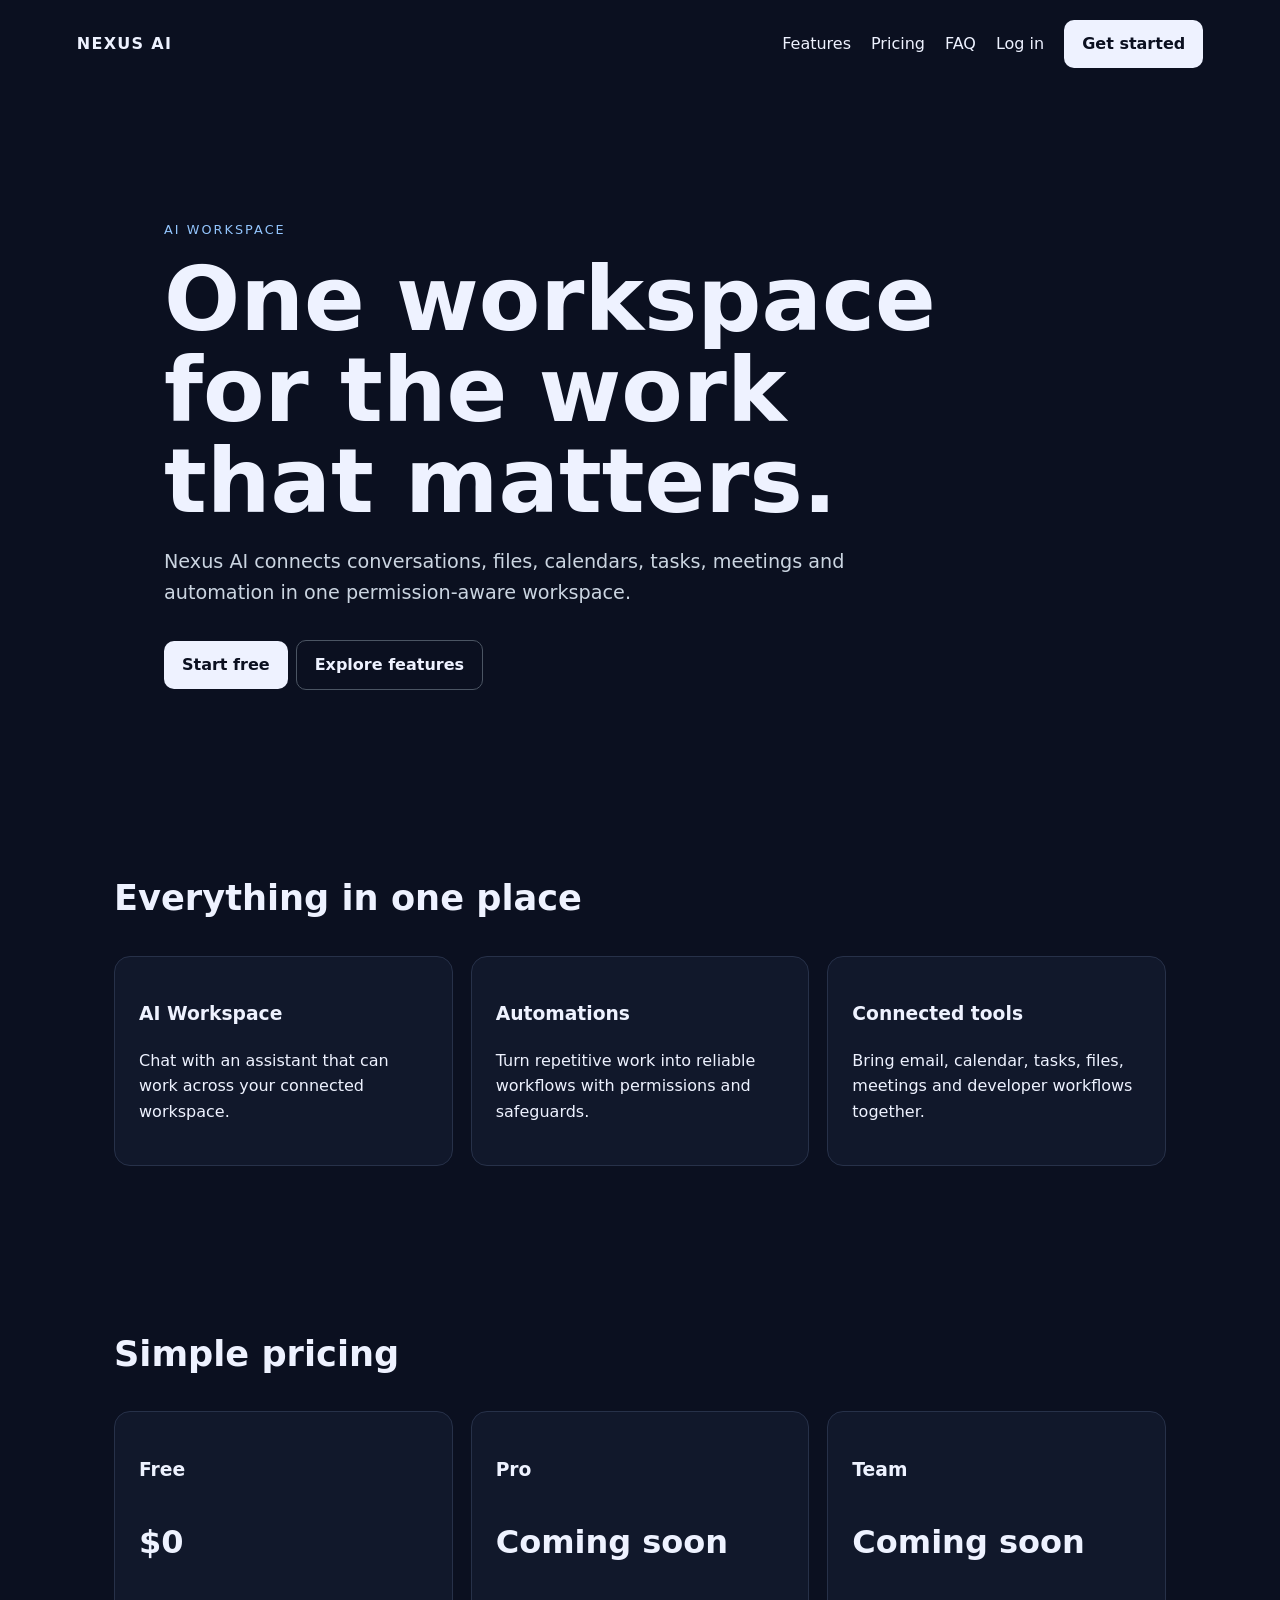
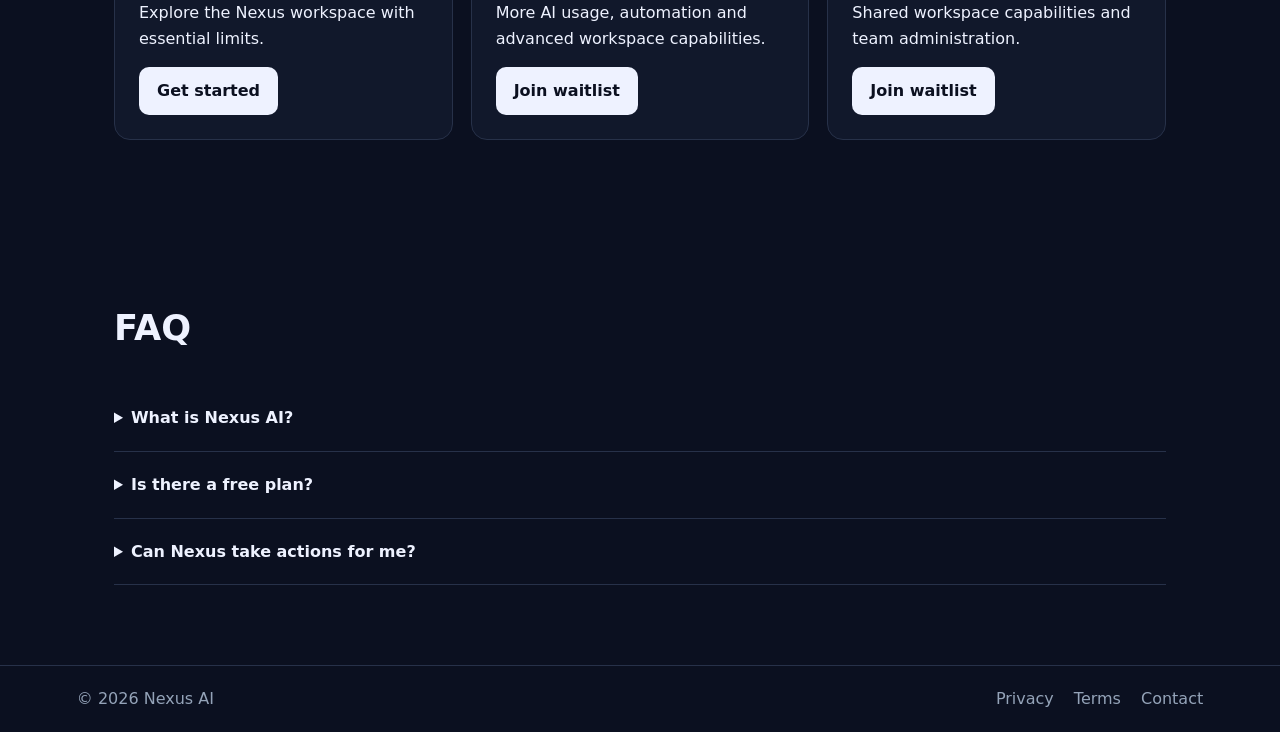
<file: web/index.html>
<!doctype html>
<html lang="en"><head><meta charset="utf-8"><meta name="viewport" content="width=device-width,initial-scale=1"><title>Nexus AI — Your AI Workspace</title><meta name="description" content="Nexus AI brings your work, tools and intelligent automation into one workspace."><link rel="stylesheet" href="/web/styles.css"></head><body><header><a class="brand" href="/">NEXUS AI</a><nav><a href="#features">Features</a><a href="#pricing">Pricing</a><a href="#faq">FAQ</a><a href="/web/login.html">Log in</a><a class="button" href="/web/signup.html">Get started</a></nav></header><main><section class="hero"><p class="eyebrow">AI WORKSPACE</p><h1>One workspace for the work that matters.</h1><p class="lead">Nexus AI connects conversations, files, calendars, tasks, meetings and automation in one permission-aware workspace.</p><div><a class="button" href="/web/signup.html">Start free</a><a class="button secondary" href="#features">Explore features</a></div></section><section id="features"><h2>Everything in one place</h2><div class="grid"><article><h3>AI Workspace</h3><p>Chat with an assistant that can work across your connected workspace.</p></article><article><h3>Automations</h3><p>Turn repetitive work into reliable workflows with permissions and safeguards.</p></article><article><h3>Connected tools</h3><p>Bring email, calendar, tasks, files, meetings and developer workflows together.</p></article></div></section><section id="pricing"><h2>Simple pricing</h2><div class="grid pricing"><article><h3>Free</h3><p class="price">$0</p><p>Explore the Nexus workspace with essential limits.</p><a class="button" href="/web/signup.html">Get started</a></article><article><h3>Pro</h3><p class="price">Coming soon</p><p>More AI usage, automation and advanced workspace capabilities.</p><a class="button" href="/web/signup.html">Join waitlist</a></article><article><h3>Team</h3><p class="price">Coming soon</p><p>Shared workspace capabilities and team administration.</p><a class="button" href="/web/signup.html">Join waitlist</a></article></div></section><section id="faq"><h2>FAQ</h2><details><summary>What is Nexus AI?</summary><p>Nexus AI is a permission-aware AI workspace designed to help manage work across connected tools.</p></details><details><summary>Is there a free plan?</summary><p>Yes. The Free plan is the starting point; paid plans will be introduced as the commercial product launches.</p></details><details><summary>Can Nexus take actions for me?</summary><p>Supported actions are permission-aware, and sensitive operations can require confirmation.</p></details></section></main><footer><span>© 2026 Nexus AI</span><nav><a href="/web/privacy.html">Privacy</a><a href="/web/terms.html">Terms</a><a href="/web/contact.html">Contact</a></nav></footer></body></html>
</file>
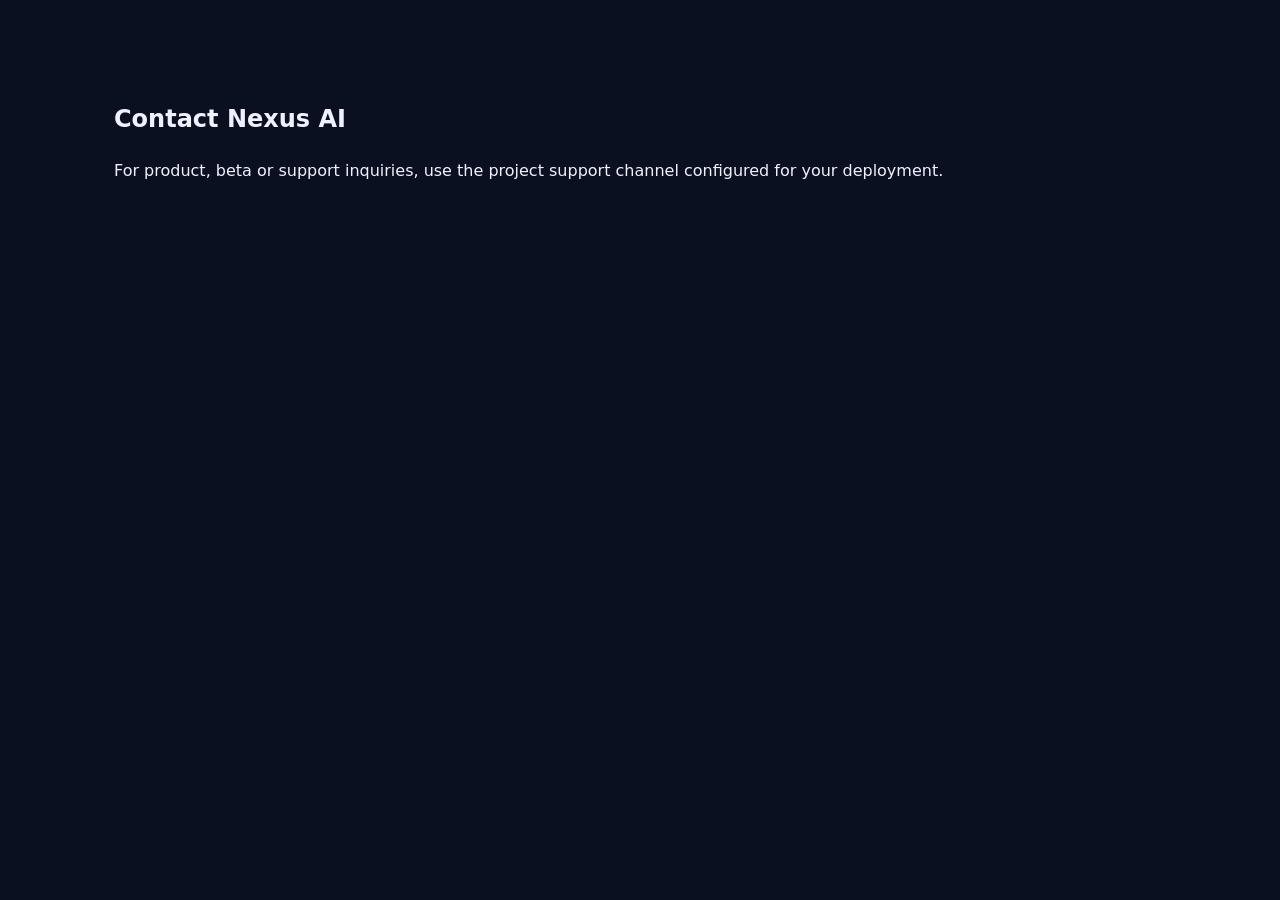
<file: web/contact.html>
<!doctype html><html lang="en"><head><meta charset="utf-8"><meta name="viewport" content="width=device-width,initial-scale=1"><title>Contact — Nexus AI</title><link rel="stylesheet" href="/web/styles.css"></head><body><main><section><h1>Contact Nexus AI</h1><p>For product, beta or support inquiries, use the project support channel configured for your deployment.</p></section></main></body></html>
</file>
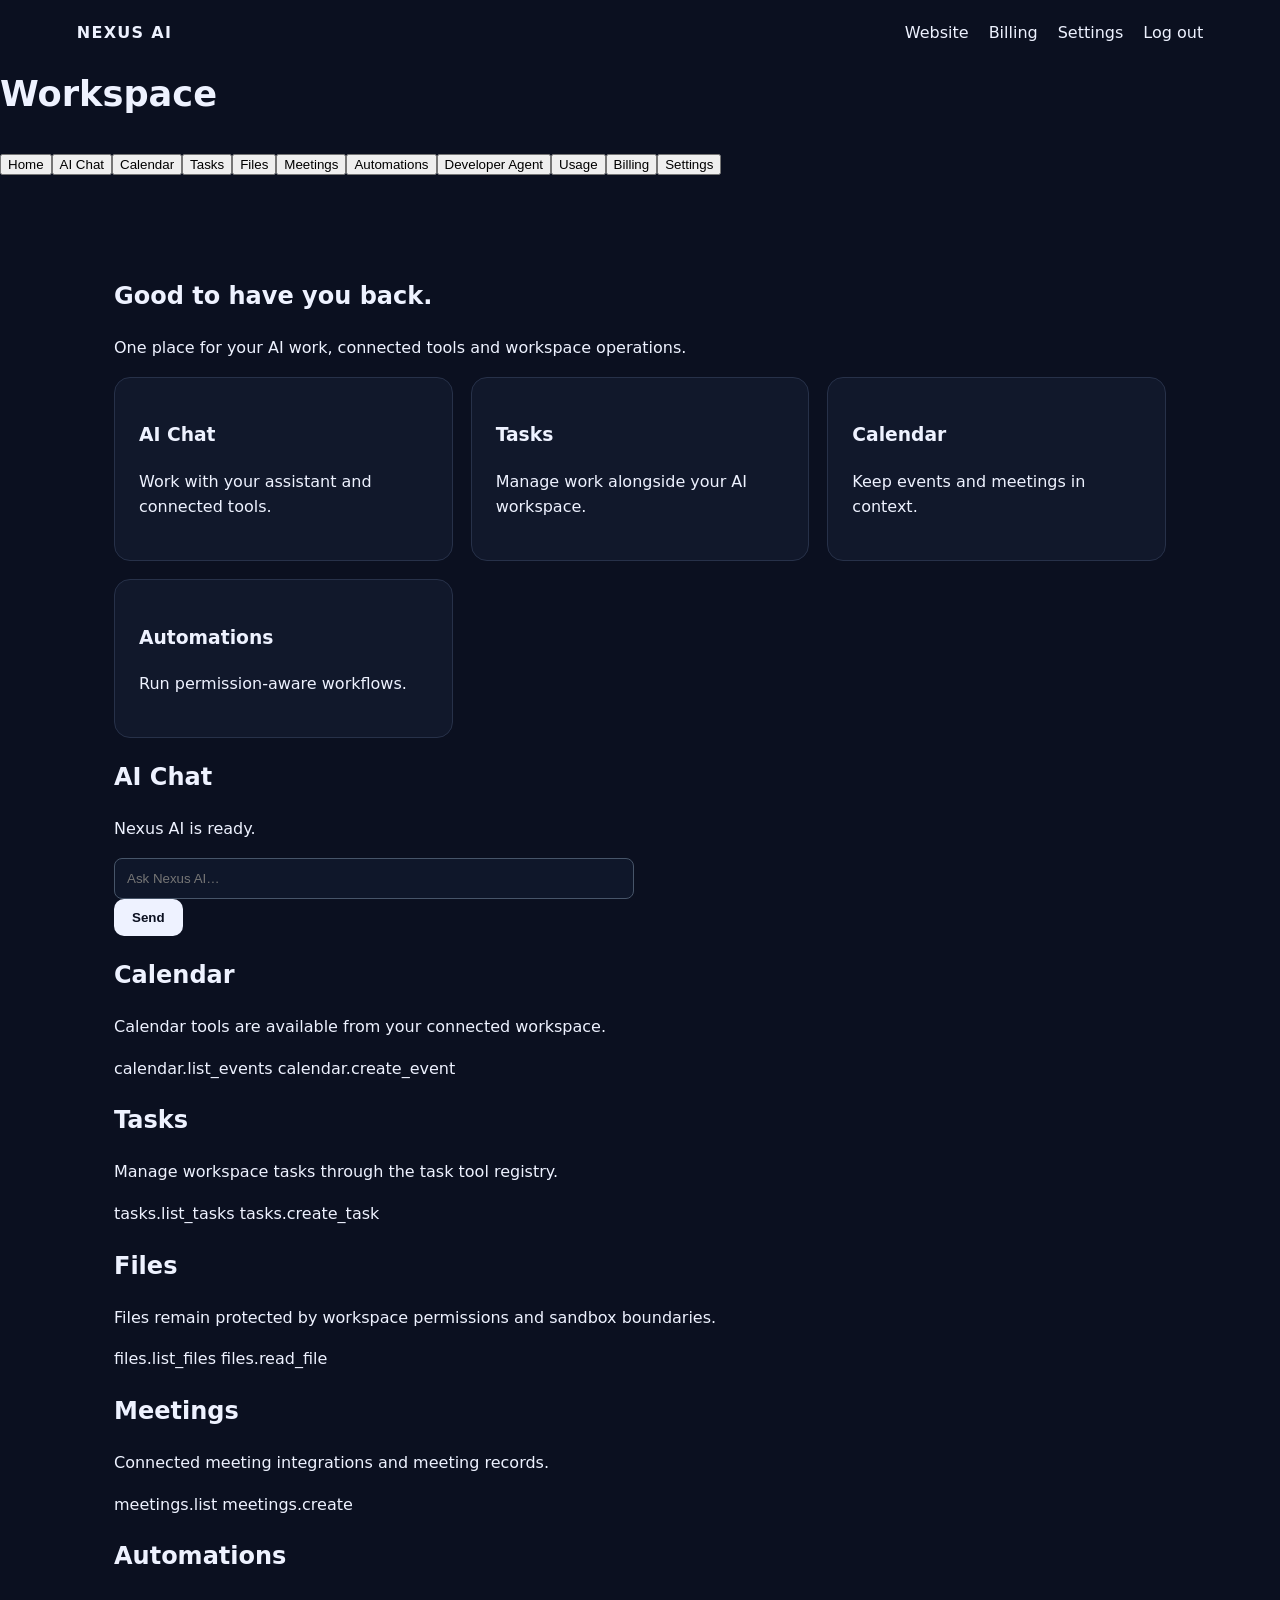
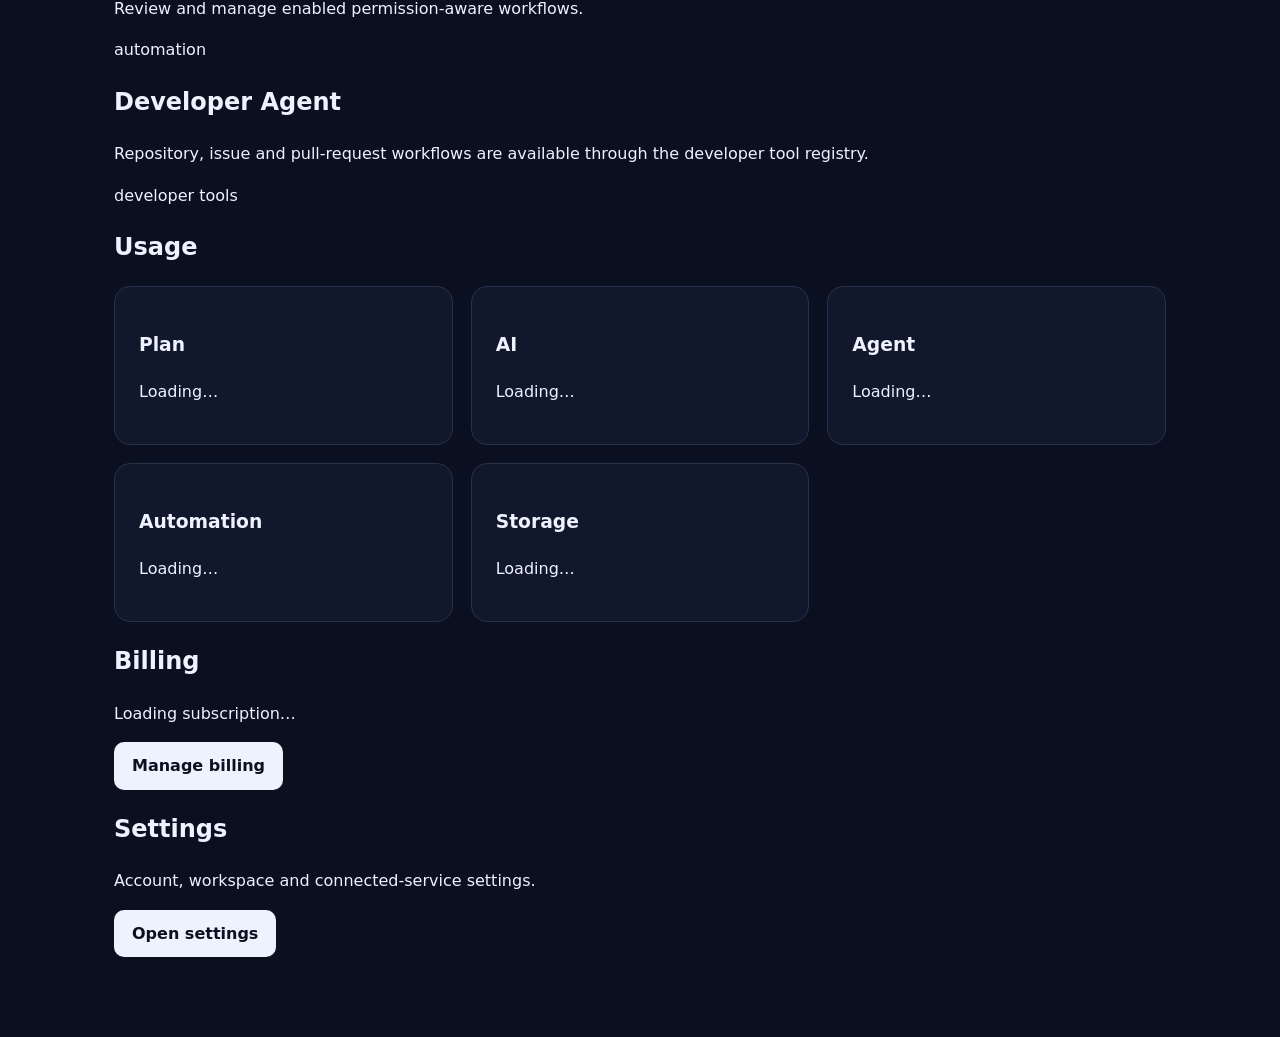
<file: web/dashboard.html>
<!doctype html>
<html lang="en"><head><meta charset="utf-8"><meta name="viewport" content="width=device-width,initial-scale=1"><title>Nexus AI Workspace</title><link rel="stylesheet" href="/web/styles.css"></head><body>
<header><a class="brand" href="/web/dashboard.html">NEXUS AI</a><nav><a href="/">Website</a><a href="/web/billing.html">Billing</a><a href="/web/settings.html">Settings</a><a href="/web/login.html">Log out</a></nav></header>
<main class="dashboard"><aside class="side"><h2>Workspace</h2><button data-view="home">Home</button><button data-view="chat">AI Chat</button><button data-view="calendar">Calendar</button><button data-view="tasks">Tasks</button><button data-view="files">Files</button><button data-view="meetings">Meetings</button><button data-view="automations">Automations</button><button data-view="developer">Developer Agent</button><button data-view="usage">Usage</button><button data-view="billing">Billing</button><button data-view="settings">Settings</button></aside>
<section class="content">
<div id="home" class="view active"><h1>Good to have you back.</h1><p>One place for your AI work, connected tools and workspace operations.</p><div class="grid"><article><h3>AI Chat</h3><p>Work with your assistant and connected tools.</p></article><article><h3>Tasks</h3><p>Manage work alongside your AI workspace.</p></article><article><h3>Calendar</h3><p>Keep events and meetings in context.</p></article><article><h3>Automations</h3><p>Run permission-aware workflows.</p></article></div></div>
<div id="chat" class="view"><h1>AI Chat</h1><div id="messages" class="card"><p>Nexus AI is ready.</p></div><form id="chat-form" class="composer"><input id="chat-input" required placeholder="Ask Nexus AI…"><button class="button" type="submit">Send</button></form></div>
<div id="calendar" class="view"><h1>Calendar</h1><div class="card"><p>Calendar tools are available from your connected workspace.</p><span class="pill">calendar.list_events</span> <span class="pill">calendar.create_event</span></div></div>
<div id="tasks" class="view"><h1>Tasks</h1><div class="card"><p>Manage workspace tasks through the task tool registry.</p><span class="pill">tasks.list_tasks</span> <span class="pill">tasks.create_task</span></div></div>
<div id="files" class="view"><h1>Files</h1><div class="card"><p>Files remain protected by workspace permissions and sandbox boundaries.</p><span class="pill">files.list_files</span> <span class="pill">files.read_file</span></div></div>
<div id="meetings" class="view"><h1>Meetings</h1><div class="card"><p>Connected meeting integrations and meeting records.</p><span class="pill">meetings.list</span> <span class="pill">meetings.create</span></div></div>
<div id="automations" class="view"><h1>Automations</h1><div class="card"><p>Review and manage enabled permission-aware workflows.</p><span class="pill">automation</span></div></div>
<div id="developer" class="view"><h1>Developer Agent</h1><div class="card"><p>Repository, issue and pull-request workflows are available through the developer tool registry.</p><span class="pill">developer tools</span></div></div>
<div id="usage" class="view"><h1>Usage</h1><div class="grid" id="usage-grid"><article><h3>Plan</h3><p id="plan">Loading…</p></article><article><h3>AI</h3><p id="ai">Loading…</p></article><article><h3>Agent</h3><p id="agent">Loading…</p></article><article><h3>Automation</h3><p id="automation">Loading…</p></article><article><h3>Storage</h3><p id="storage">Loading…</p></article></div></div>
<div id="billing" class="view"><h1>Billing</h1><div class="card" id="billing-card"><p>Loading subscription…</p><a class="button" href="/web/billing.html">Manage billing</a></div></div>
<div id="settings" class="view"><h1>Settings</h1><div class="card"><p>Account, workspace and connected-service settings.</p><a class="button" href="/web/settings.html">Open settings</a></div></div>
</section></main>
<script>
const buttons=[...document.querySelectorAll('.side button')], views=[...document.querySelectorAll('.view')]; buttons.forEach(b=>b.onclick=()=>{buttons.forEach(x=>x.classList.toggle('active',x===b));views.forEach(v=>v.classList.toggle('active',v.id===b.dataset.view)); if(b.dataset.view==='usage') loadUsage(); if(b.dataset.view==='billing') loadBilling()});
const esc=v=>String(v).replace(/[&<>"']/g,c=>({'&':'&amp;','<':'&lt;','>':'&gt;','"':'&quot;',"'":'&#39;'}[c]));
async function loadUsage(){try{const r=await fetch('/usage');const d=await r.json();document.querySelector('#plan').textContent=d.plan;document.querySelector('#ai').textContent=`${d.usage.ai} / ${d.limits.ai}`;document.querySelector('#agent').textContent=`${d.usage.agent} / ${d.limits.agent}`;document.querySelector('#automation').textContent=`${d.usage.automation} / ${d.limits.automation}`;document.querySelector('#storage').textContent=`${d.usage.storage_bytes} / ${d.limits.storage_bytes} bytes`}catch(e){document.querySelector('#plan').textContent='Sign in required'}}
async function loadBilling(){try{const r=await fetch('/billing/subscription');const d=await r.json();document.querySelector('#billing-card').innerHTML=`<p>Plan: <strong>${esc(d.plan)}</strong></p><p>Status: ${esc(d.status)}</p><a class="button" href="/web/billing.html">Manage billing</a>`}catch(e){}}
document.querySelector('#chat-form').onsubmit=e=>{e.preventDefault();const i=document.querySelector('#chat-input'),v=i.value.trim();if(!v)return;document.querySelector('#messages').insertAdjacentHTML('beforeend',`<p><strong>You:</strong> ${esc(v)}</p><p>Nexus AI: Connect an agent execution endpoint to enable live responses.</p>`);i.value=''};
</script></body></html>
</file>
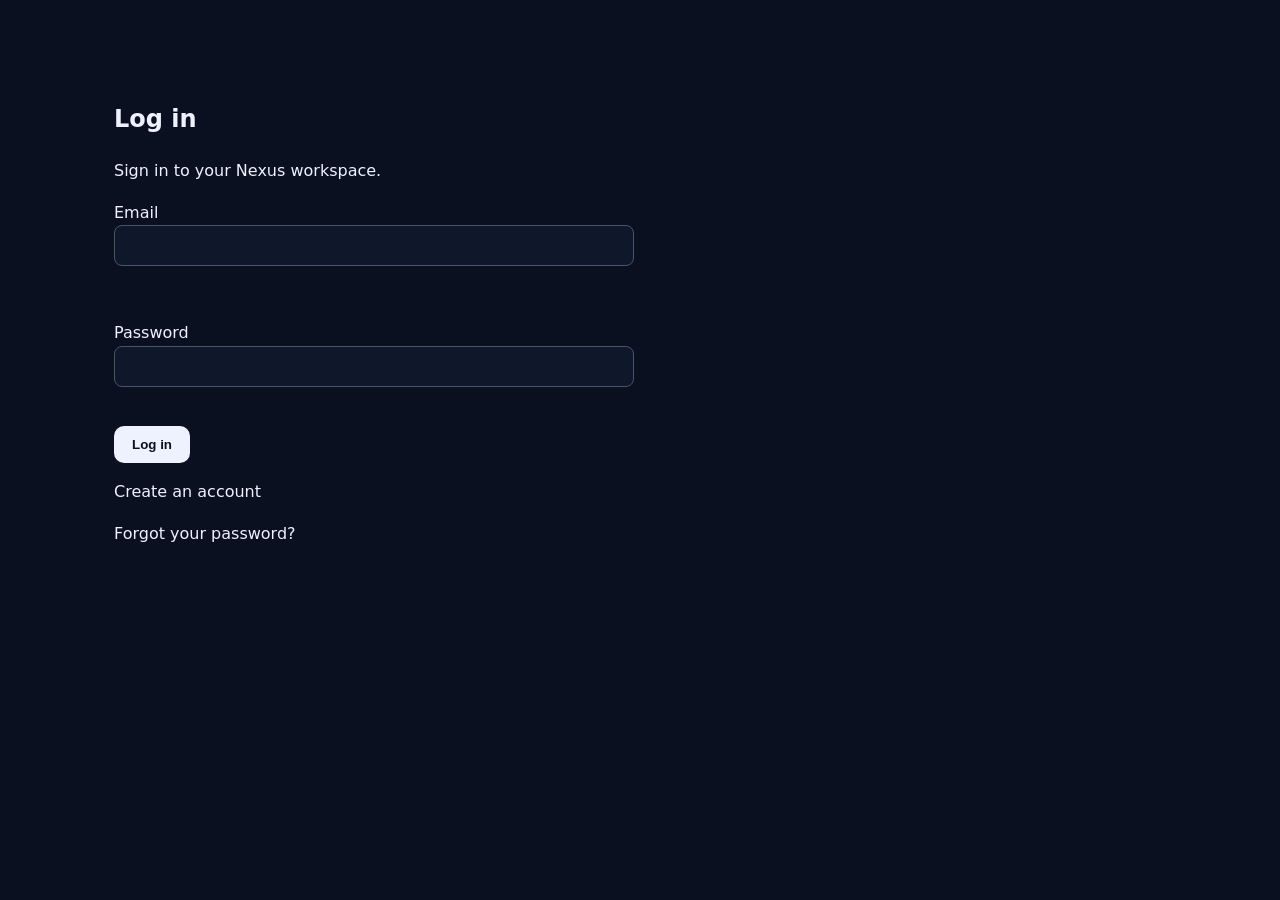
<file: web/login.html>
<!doctype html><html lang="en"><head><meta charset="utf-8"><meta name="viewport" content="width=device-width,initial-scale=1"><title>Log in — Nexus AI</title><link rel="stylesheet" href="/web/styles.css"></head><body><main><section><h1>Log in</h1><p>Sign in to your Nexus workspace.</p><form id="login"><label>Email<br><input id="email" type="email" required></label><br><label>Password<br><input id="password" type="password" required></label><br><button class="button" type="submit">Log in</button></form><p id="message" role="status"></p><p><a href="/web/signup.html">Create an account</a></p><p><a href="/web/reset.html">Forgot your password?</a></p></section></main><script>document.getElementById('login').onsubmit=async e=>{e.preventDefault();const r=await fetch('/auth/login',{method:'POST',headers:{'Content-Type':'application/json'},body:JSON.stringify({email:email.value,password:password.value})});const d=await r.json();if(!r.ok){message.textContent=d.detail||'Login failed';return}location.href='/web/onboarding.html'};</script></body></html>
</file>
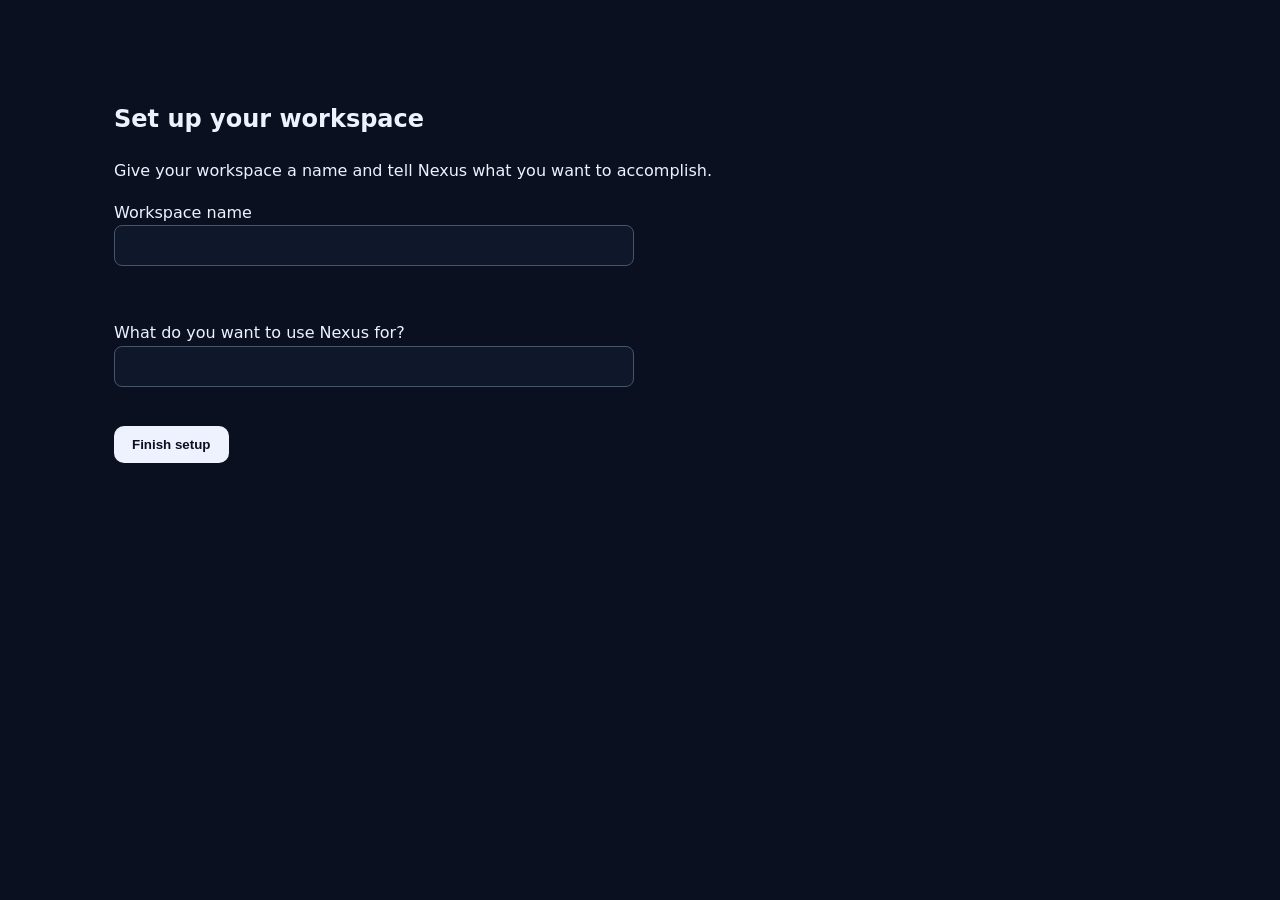
<file: web/onboarding.html>
<!doctype html><html lang="en"><head><meta charset="utf-8"><meta name="viewport" content="width=device-width,initial-scale=1"><title>Onboarding — Nexus AI</title><link rel="stylesheet" href="/web/styles.css"></head><body><main><section><h1>Set up your workspace</h1><p>Give your workspace a name and tell Nexus what you want to accomplish.</p><form id="onboarding"><label>Workspace name<br><input id="workspace" required></label><br><label>What do you want to use Nexus for?<br><input id="purpose"></label><br><button class="button" type="submit">Finish setup</button></form><p id="message" role="status"></p></section></main><script>document.getElementById('onboarding').onsubmit=async e=>{e.preventDefault();let r=await fetch('/auth/workspace',{method:'POST',headers:{'Content-Type':'application/json'},body:JSON.stringify({name:workspace.value,purpose:purpose.value||null})});let d=await r.json();if(!r.ok){message.textContent=d.detail||'Workspace creation failed';return}r=await fetch('/auth/onboarding',{method:'POST',headers:{'Content-Type':'application/json'},body:JSON.stringify({purpose:purpose.value||null})});d=await r.json();if(!r.ok){message.textContent=d.detail||'Onboarding failed';return}location.href='/ui'};</script></body></html>
</file>
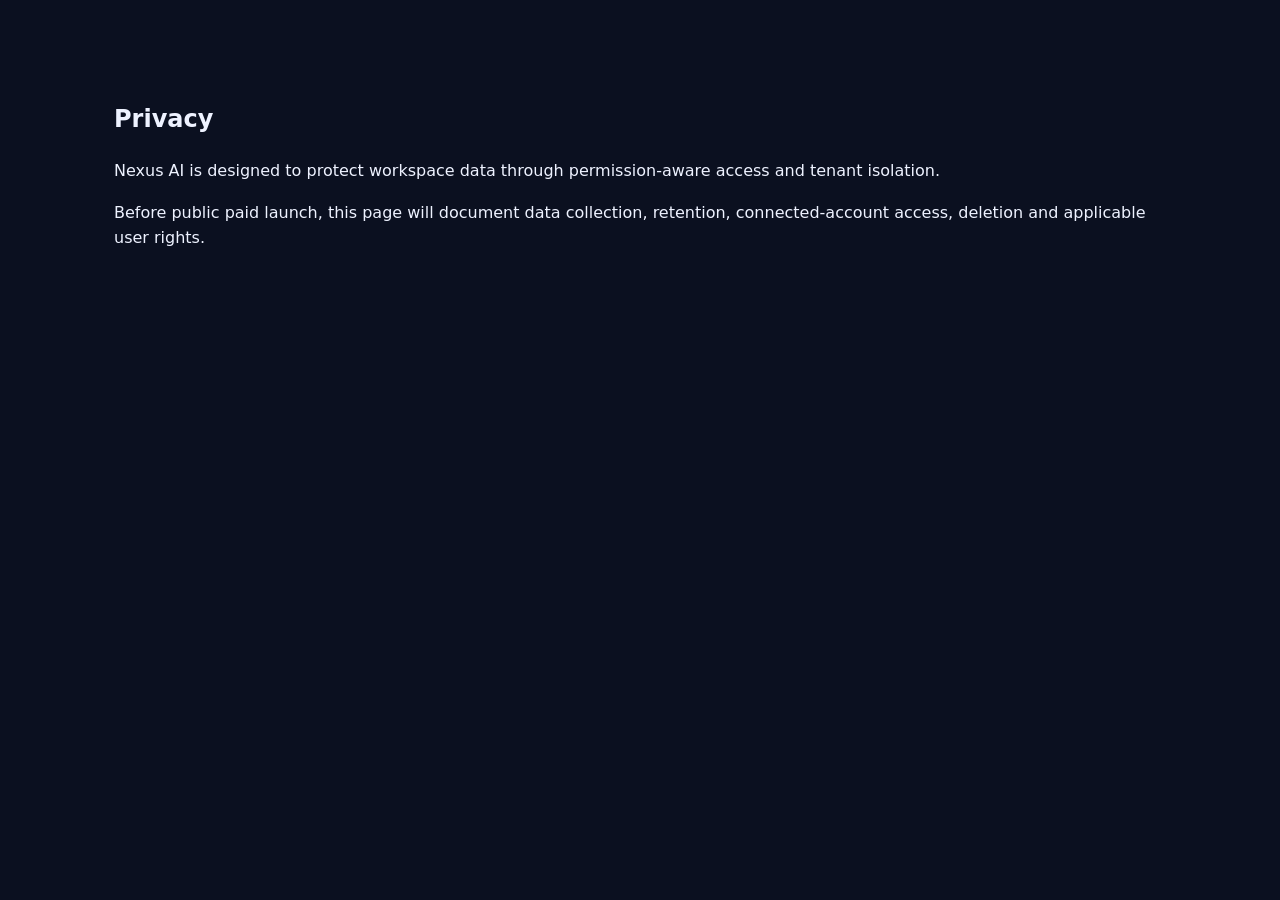
<file: web/privacy.html>
<!doctype html><html lang="en"><head><meta charset="utf-8"><meta name="viewport" content="width=device-width,initial-scale=1"><title>Privacy — Nexus AI</title><link rel="stylesheet" href="/web/styles.css"></head><body><main><section><h1>Privacy</h1><p>Nexus AI is designed to protect workspace data through permission-aware access and tenant isolation.</p><p>Before public paid launch, this page will document data collection, retention, connected-account access, deletion and applicable user rights.</p></section></main></body></html>
</file>
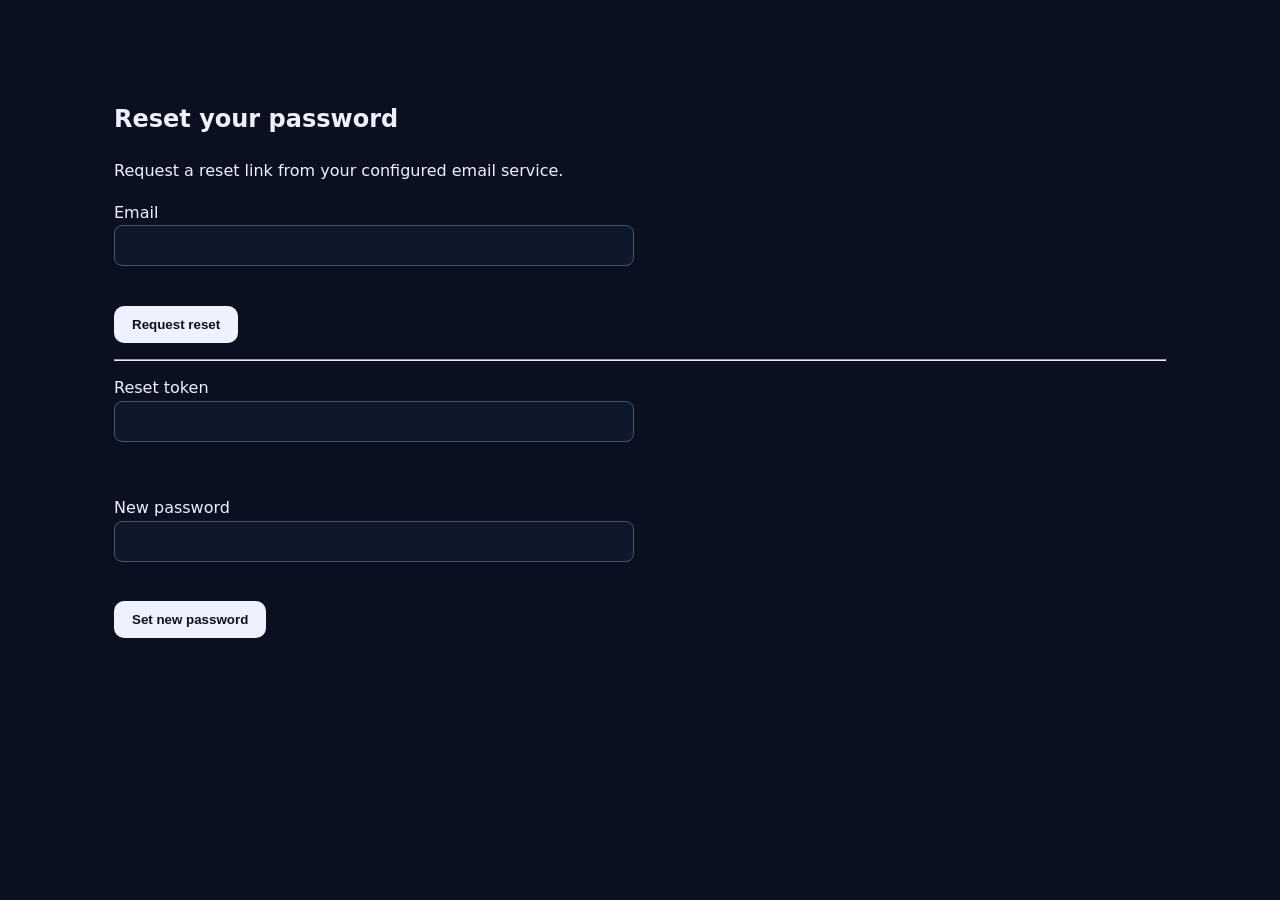
<file: web/reset.html>
<!doctype html><html lang="en"><head><meta charset="utf-8"><meta name="viewport" content="width=device-width,initial-scale=1"><title>Password reset — Nexus AI</title><link rel="stylesheet" href="/web/styles.css"></head><body><main><section><h1>Reset your password</h1><p>Request a reset link from your configured email service.</p><form id="request"><label>Email<br><input id="email" type="email" required></label><br><button class="button">Request reset</button></form><p id="message" role="status"></p><hr><form id="confirm"><label>Reset token<br><input id="token" required></label><br><label>New password<br><input id="password" type="password" minlength="8" required></label><br><button class="button">Set new password</button></form></section></main><script>request.onsubmit=async e=>{e.preventDefault();const r=await fetch('/auth/password-reset/request',{method:'POST',headers:{'Content-Type':'application/json'},body:JSON.stringify({email:email.value})});message.textContent=r.ok?'If the account exists, reset instructions will be sent.':'Request failed'};confirm.onsubmit=async e=>{e.preventDefault();const r=await fetch('/auth/password-reset/confirm',{method:'POST',headers:{'Content-Type':'application/json'},body:JSON.stringify({token:token.value,password:password.value})});message.textContent=r.ok?'Password reset. You can log in.':'Reset failed'};</script></body></html>
</file>
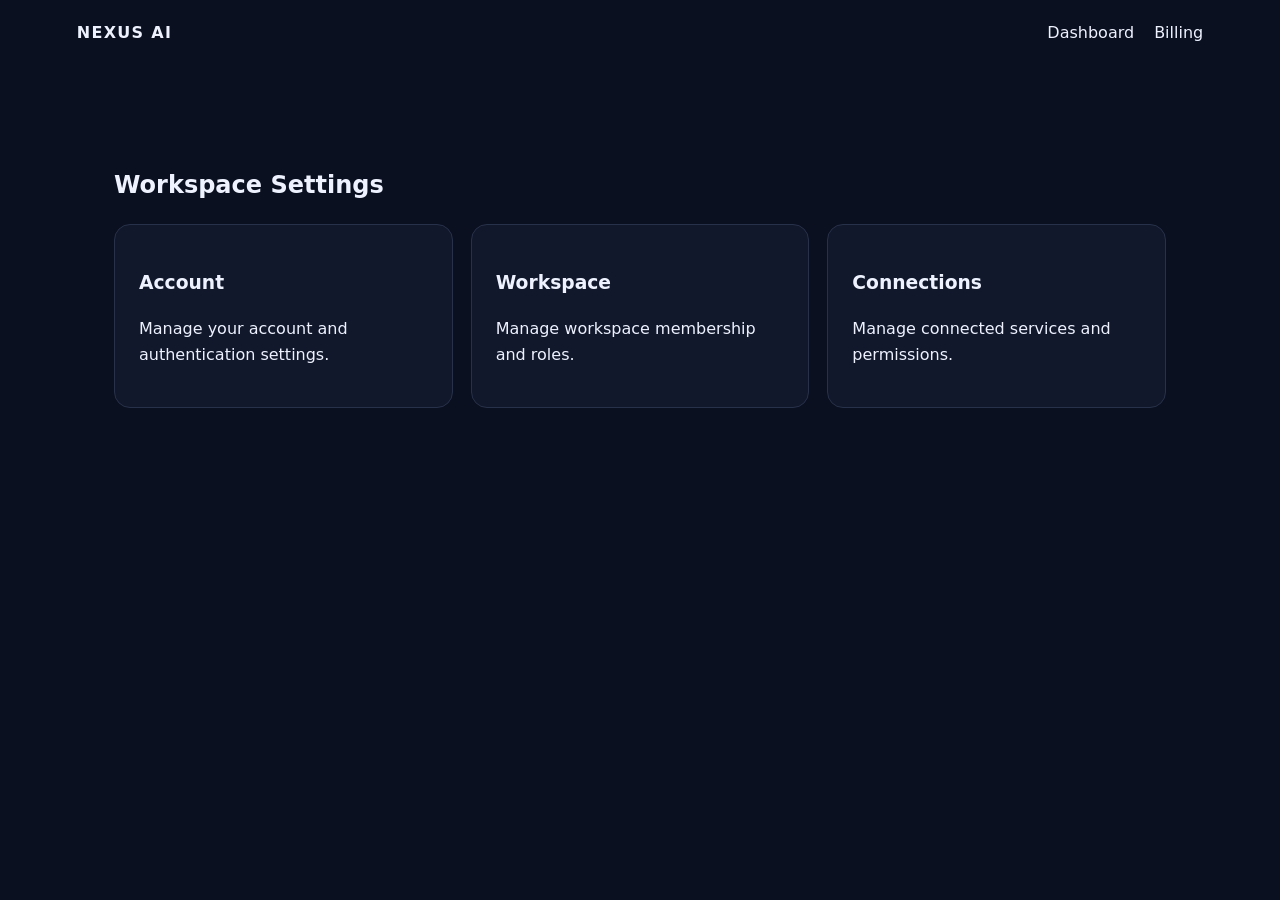
<file: web/settings.html>
<!doctype html><html lang="en"><head><meta charset="utf-8"><meta name="viewport" content="width=device-width,initial-scale=1"><title>Settings — Nexus AI</title><link rel="stylesheet" href="/web/styles.css"></head><body><header><a class="brand" href="/web/dashboard.html">NEXUS AI</a><nav><a href="/web/dashboard.html">Dashboard</a><a href="/web/billing.html">Billing</a></nav></header><main><section><h1>Workspace Settings</h1><div class="grid"><article><h3>Account</h3><p>Manage your account and authentication settings.</p></article><article><h3>Workspace</h3><p>Manage workspace membership and roles.</p></article><article><h3>Connections</h3><p>Manage connected services and permissions.</p></article></div></section></main></body></html>
</file>
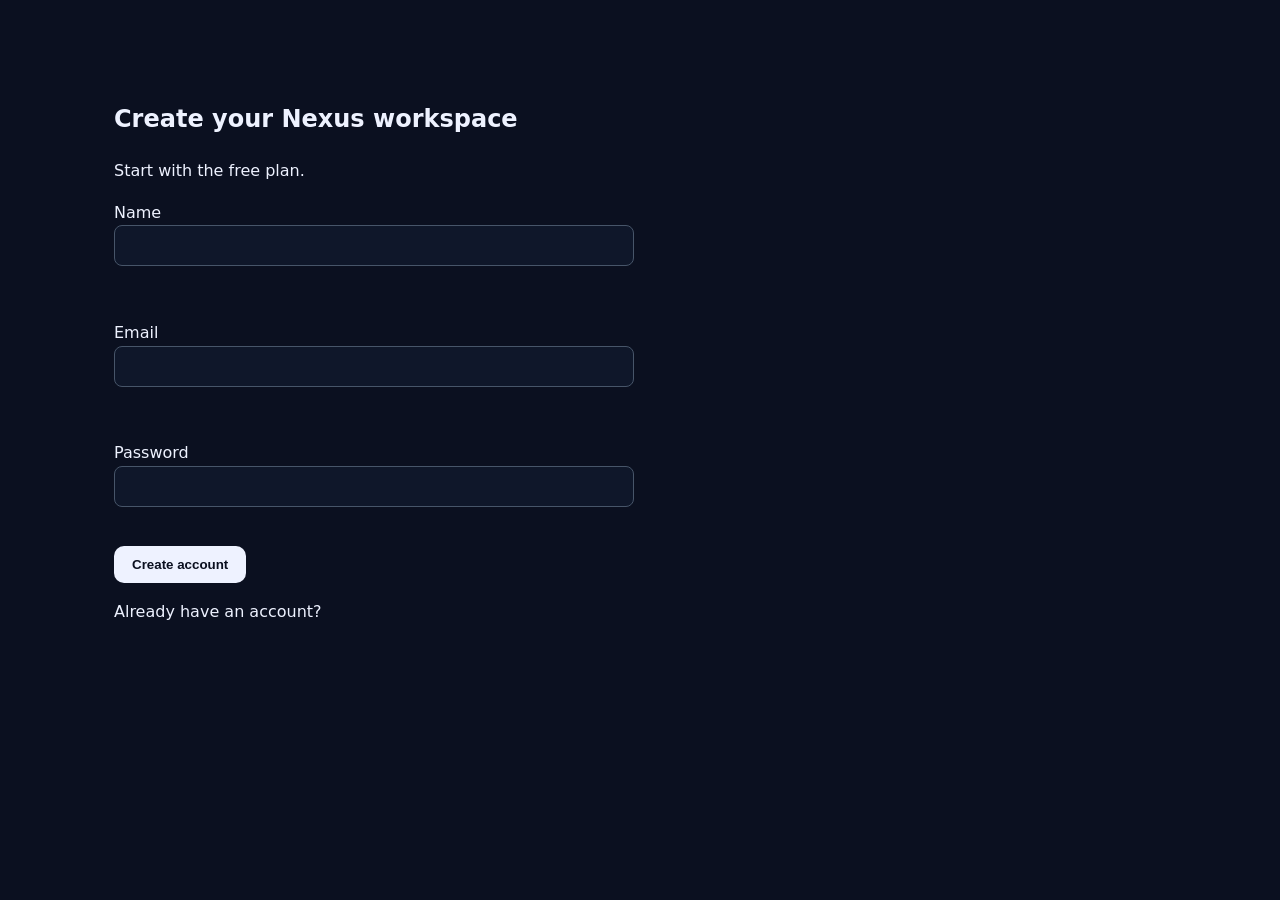
<file: web/signup.html>
<!doctype html><html lang="en"><head><meta charset="utf-8"><meta name="viewport" content="width=device-width,initial-scale=1"><title>Sign up — Nexus AI</title><link rel="stylesheet" href="/web/styles.css"></head><body><main><section><h1>Create your Nexus workspace</h1><p>Start with the free plan.</p><form id="signup"><label>Name<br><input id="name" name="name" required></label><br><label>Email<br><input id="email" name="email" type="email" required></label><br><label>Password<br><input id="password" name="password" type="password" minlength="8" required></label><br><button class="button" type="submit">Create account</button></form><p id="message" role="status"></p><p><a href="/web/login.html">Already have an account?</a></p></section></main><script>document.getElementById('signup').onsubmit=async e=>{e.preventDefault();const r=await fetch('/auth/signup',{method:'POST',headers:{'Content-Type':'application/json'},body:JSON.stringify({name:name.value,email:email.value,password:password.value})});const d=await r.json();if(!r.ok){message.textContent=d.detail||'Signup failed';return}message.textContent='Account created. Check your verification email, then log in.';location.href='/web/verify.html'};</script></body></html>
</file>
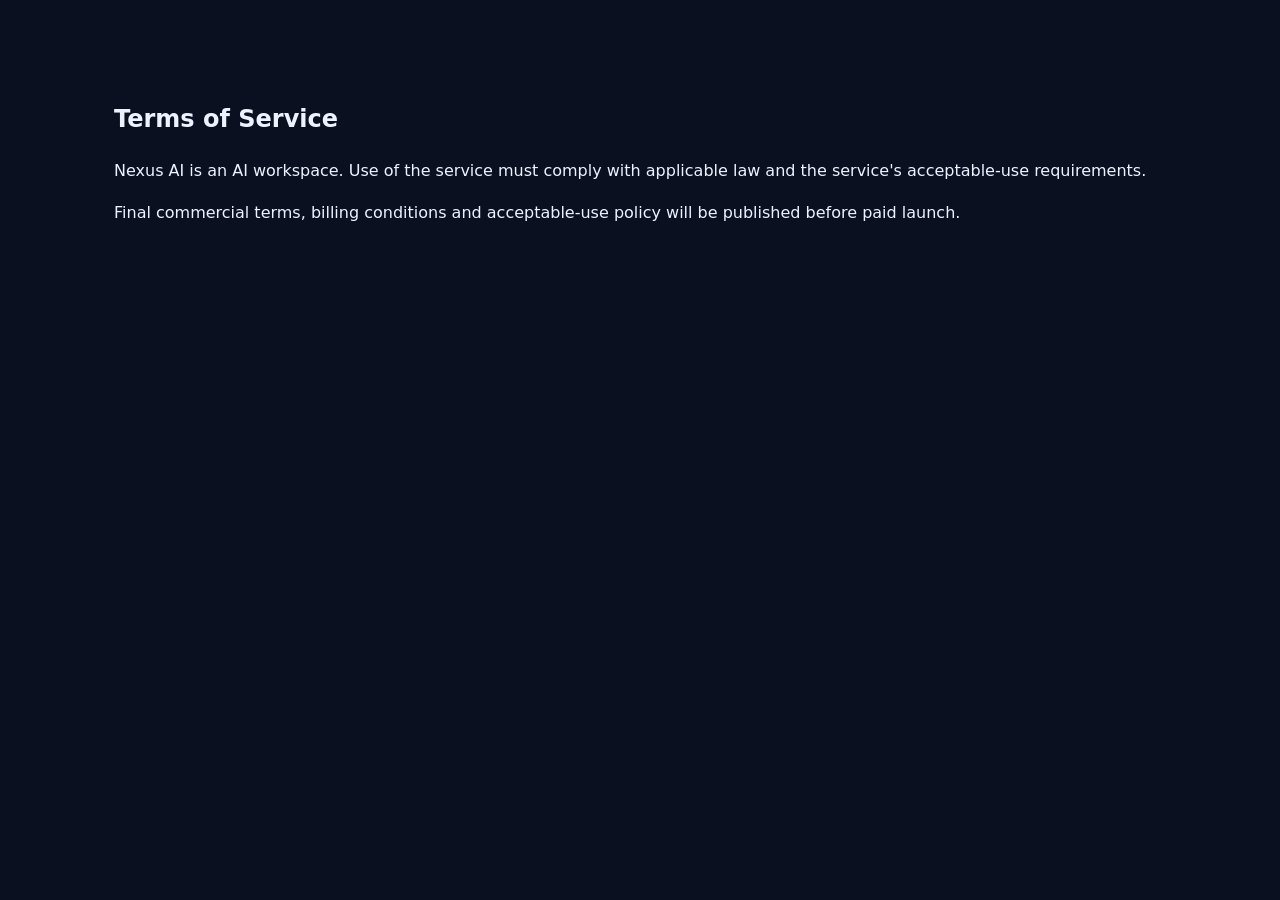
<file: web/terms.html>
<!doctype html><html lang="en"><head><meta charset="utf-8"><meta name="viewport" content="width=device-width,initial-scale=1"><title>Terms — Nexus AI</title><link rel="stylesheet" href="/web/styles.css"></head><body><main><section><h1>Terms of Service</h1><p>Nexus AI is an AI workspace. Use of the service must comply with applicable law and the service's acceptable-use requirements.</p><p>Final commercial terms, billing conditions and acceptable-use policy will be published before paid launch.</p></section></main></body></html>
</file>
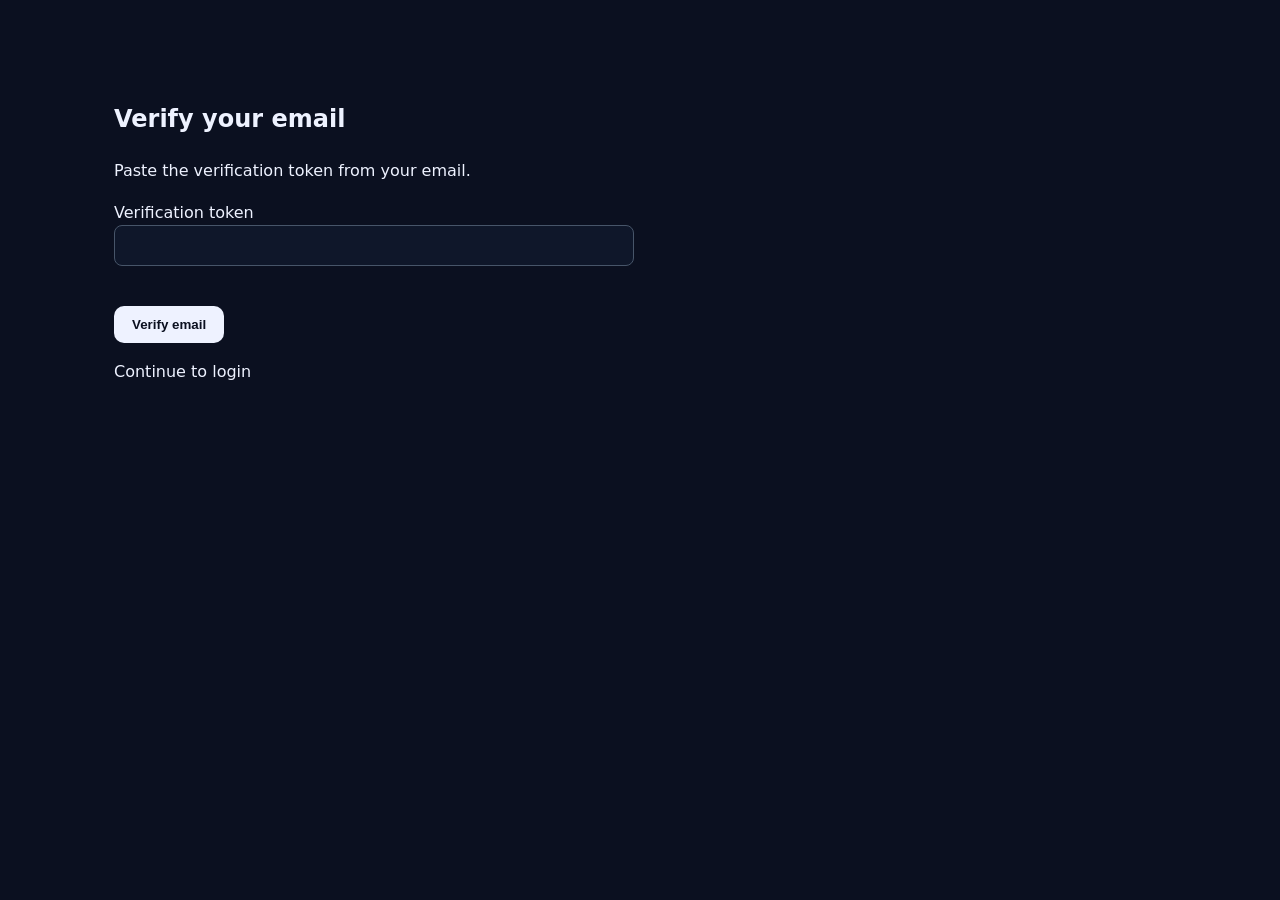
<file: web/verify.html>
<!doctype html><html lang="en"><head><meta charset="utf-8"><meta name="viewport" content="width=device-width,initial-scale=1"><title>Verify email — Nexus AI</title><link rel="stylesheet" href="/web/styles.css"></head><body><main><section><h1>Verify your email</h1><p>Paste the verification token from your email.</p><form id="verify"><label>Verification token<br><input id="token" required></label><br><button class="button">Verify email</button></form><p id="message" role="status"></p><p><a href="/web/login.html">Continue to login</a></p></section></main><script>document.getElementById('verify').onsubmit=async e=>{e.preventDefault();const r=await fetch('/auth/verify-email',{method:'POST',headers:{'Content-Type':'application/json'},body:JSON.stringify({token:token.value})});const d=await r.json();message.textContent=r.ok?'Email verified. You can log in.':(d.detail||'Verification failed');};</script></body></html>
</file>
<file: web/styles.css>
*{box-sizing:border-box}body{margin:0;font-family:Inter,system-ui,-apple-system,sans-serif;background:#0b1020;color:#eef2ff;line-height:1.6}a{color:inherit;text-decoration:none}header,footer{display:flex;justify-content:space-between;align-items:center;padding:20px max(24px,6vw);gap:20px}nav{display:flex;gap:20px;align-items:center;flex-wrap:wrap}.brand{font-weight:800;letter-spacing:.08em}.button{display:inline-block;padding:11px 18px;border-radius:10px;background:#eef2ff;color:#0b1020;font-weight:700;border:0;cursor:pointer}.secondary{background:transparent;color:#eef2ff;border:1px solid #4b5563;margin-left:8px}.hero{max-width:1000px;margin:auto;padding:120px 24px 100px}.eyebrow{letter-spacing:.16em;font-size:.8rem;color:#93c5fd}.hero h1{font-size:clamp(2.8rem,7vw,5.8rem);line-height:1.02;max-width:850px;margin:12px 0}.lead{font-size:1.2rem;color:#cbd5e1;max-width:700px;margin-bottom:32px}main>section:not(.hero){max-width:1100px;margin:auto;padding:80px 24px}h2{font-size:2.2rem;margin-top:0}.grid{display:grid;grid-template-columns:repeat(3,1fr);gap:18px}.grid article{padding:24px;border:1px solid #273149;border-radius:16px;background:#11182b}.price{font-size:2rem;font-weight:800}details{padding:20px 0;border-bottom:1px solid #273149}summary{cursor:pointer;font-weight:700}form{max-width:520px}label{display:block;margin:14px 0}input{width:100%;padding:12px;border-radius:8px;border:1px solid #475569;background:#0f172a;color:#fff}footer{border-top:1px solid #273149;color:#94a3b8}@media(max-width:760px){header{align-items:flex-start;flex-direction:column}.grid{grid-template-columns:1fr}.hero{padding-top:80px}.secondary{margin-left:0;margin-top:10px}}
</file>
